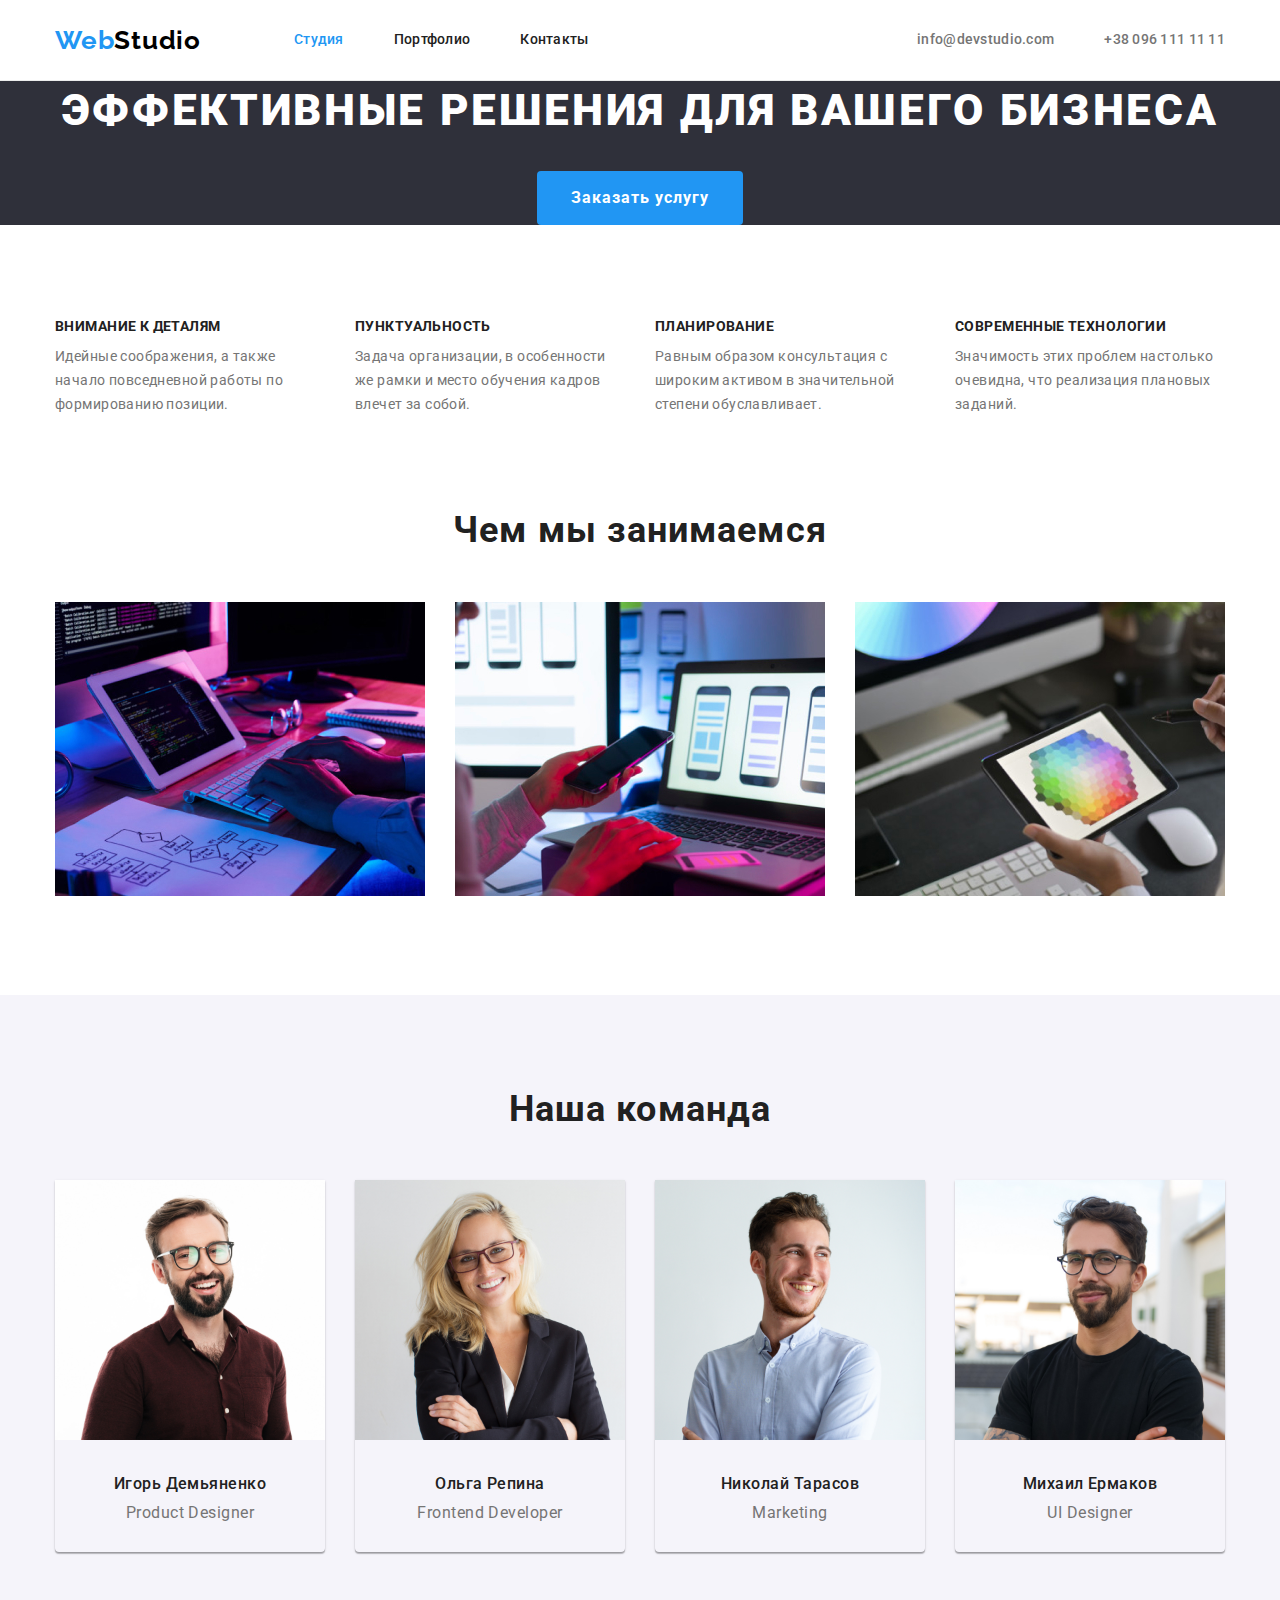
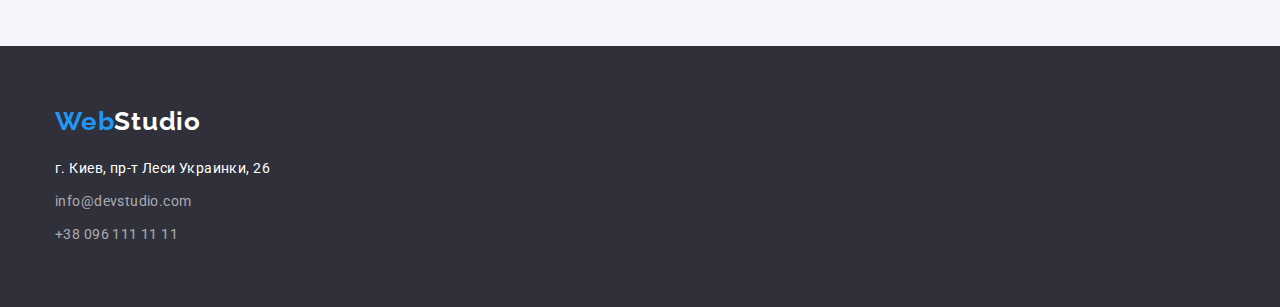
<file: index.html>
<!DOCTYPE html>
<html lang="ru">

<head>
    <meta charset="UTF-8">
    <meta name="viewport" content="width=device-width, initial-scale=1.0">
    <title>Студия</title>
    <link rel="stylesheet" href="https://cdnjs.cloudflare.com/ajax/libs/modern-normalize/1.0.0/modern-normalize.css">
    <link rel="preconnect" href="https://fonts.gstatic.com">
    <link
        href="https://fonts.googleapis.com/css2?family=Raleway:wght@700&family=Roboto:wght@400;500;700;900&display=swap"
        rel="stylesheet">
    <link rel="stylesheet" href="./css/styles.css">
</head>

<body>

    <!-- Шапка сайта -->
    <header>
        <div class="container header">
            <nav class="main-menu">
                <a href="./index.html" lang="en" class="logo"><span class="web">Web</span>Studio</a>

                <ul class="menu-list">
                    <li class="menu-items"><a href="./index.html" class="nav-list current">Студия</a></li>
                    <li class="menu-items"><a href="./portfolio.html" class="nav-list">Портфолио</a></li>
                    <li class="menu-items"><a href="" class="nav-list">Контакты</a></li>
                </ul>
            </nav>

            <ul class="contacts-list">
                <li class="contacts-items"><a href="mailto:info@devstudio.com" lang="en"
                        class="contacts">info@devstudio.com</a></li>
                <!-- Надо указывать атрибут lang для адреса почты? -->
                <li class="contacts-items"><a href="tel:+380961111111" class="contacts">+38 096 111 11 11</a></li>
            </ul>
        </div>
    </header>

    <main>
        <!-- Hero -->
        <section class="hero">
            <div class="container hero-content">
                <h1 class="hero-title">Эффективные решения для вашего бизнеса</h1>
                <button type="button" class="hero-button button">Заказать услугу</button>
            </div>
        </section>

        <!-- Преимущества компании -->
        <section class="features">
            <div class="container">
                <h2 class="visually-hidden">Особенности</h2>
                <ul class="benefits-list">
                    <li class="benefits-item">
                        <h3 class="benefits-title">Внимание к деталям</h3>
                        <p class="benefits-text">Идейные соображения, а также начало повседневной работы по формированию
                            позиции.</p>
                    </li>
                    <li class="benefits-item">
                        <h3 class="benefits-title">Пунктуальность</h3>
                        <p class="benefits-text">Задача организации, в особенности же рамки и место обучения кадров
                            влечет за собой.</p>
                    </li>
                    <li class="benefits-item">
                        <h3 class="benefits-title">Планирование</h3>
                        <p class="benefits-text">Равным образом консультация с широким активом в значительной степени
                            обуславливает.</p>
                    </li>
                    <li class="benefits-item">
                        <h3 class="benefits-title">Современные технологии</h3>
                        <p class="benefits-text">Значимость этих проблем настолько очевидна, что реализация плановых
                            заданий.</p>
                    </li>
                </ul>
            </div>
        </section>

        <!-- Возможности компании -->
        <section class="capabilities">
            <div class="container">
                <h2 class="work">Чем мы занимаемся</h2>
                <ul class="work-list">
                    <li class="work-item"><a href=""><img src="./images/img1.jpg" alt="Написание кода по блок-схеме."
                                width="370" height="294"></a></li>
                    <li class="work-item"><a href=""><img src="./images/img2.jpg" alt="Разработка ПО для смартфонов."
                                width="370" height="294"></a></li>
                    <li class="work-item"><a href=""><img src="./images/img3.jpg"
                                alt="Таблица цветов в графическом планшете." width="370" height="294"></a></li>
                </ul>
            </div>
        </section>

        <!-- Сотрудники -->
        <section class="team">
            <div class="container">
                <h2 class="team-title">Наша команда</h2>
                <ul class="employee-list">
                    <li class="employee-items">
                        <img src="./images/product_designer.jpg" alt="Мужчина с бородой, в бордовой рубашке, улыбается."
                            width="270" height="260" class="employee-image">
                        <h3 class="employee-name">Игорь Демьяненко</h3>
                        <p lang="en" class="employee-position">Product Designer</p>
                    </li>
                    <li class="employee-items">
                        <img src="./images/frontend_developer.jpg"
                            alt="Женщина со светлыми волосами, в черном пиджаке, улыбается." width="270" height="260"
                            class="employee-image">
                        <h3 class="employee-name">Ольга Репина</h3>
                        <p lang="en" class="employee-position">Frontend Developer</p>
                    </li>
                    <li class="employee-items">
                        <img src="./images/marketing.jpg" alt="Мужчина в голубой рубашке, улыбается, смотрит в сторону."
                            width="270" height="260" class="employee-image">
                        <h3 class="employee-name">Николай Тарасов</h3>
                        <p lang="en" class="employee-position">Marketing</p>
                    </li>
                    <li class="employee-items">
                        <img src="./images/ui_designer.jpg" alt="Мужчина в с бородой, в черной футболке и очках."
                            width="270" height="260" class="employee-image">
                        <h3 class="employee-name">Михаил Ермаков</h3>
                        <p lang="en" class="employee-position">UI Designer</p>
                    </li>
                </ul>
            </div>
        </section>
    </main>

    <!-- Футер -->
    <footer class="footer-section">
        <div class="container">
            <a href="./index.html" lang="en" class="logo footer"><span class="web">Web</span><span
                    class="studio">Studio</span></a>
            <address>
                г. Киев, пр-т Леси Украинки, 26
            </address>
            <a href="mailto:info@devstudio.com" lang="en" class="contacts-footer">info@devstudio.com</a>
            <a href="tel:+380961111111" class="contacts-footer">+38 096 111 11 11</a>
        </div>
    </footer>
</body>

</html>
</file>
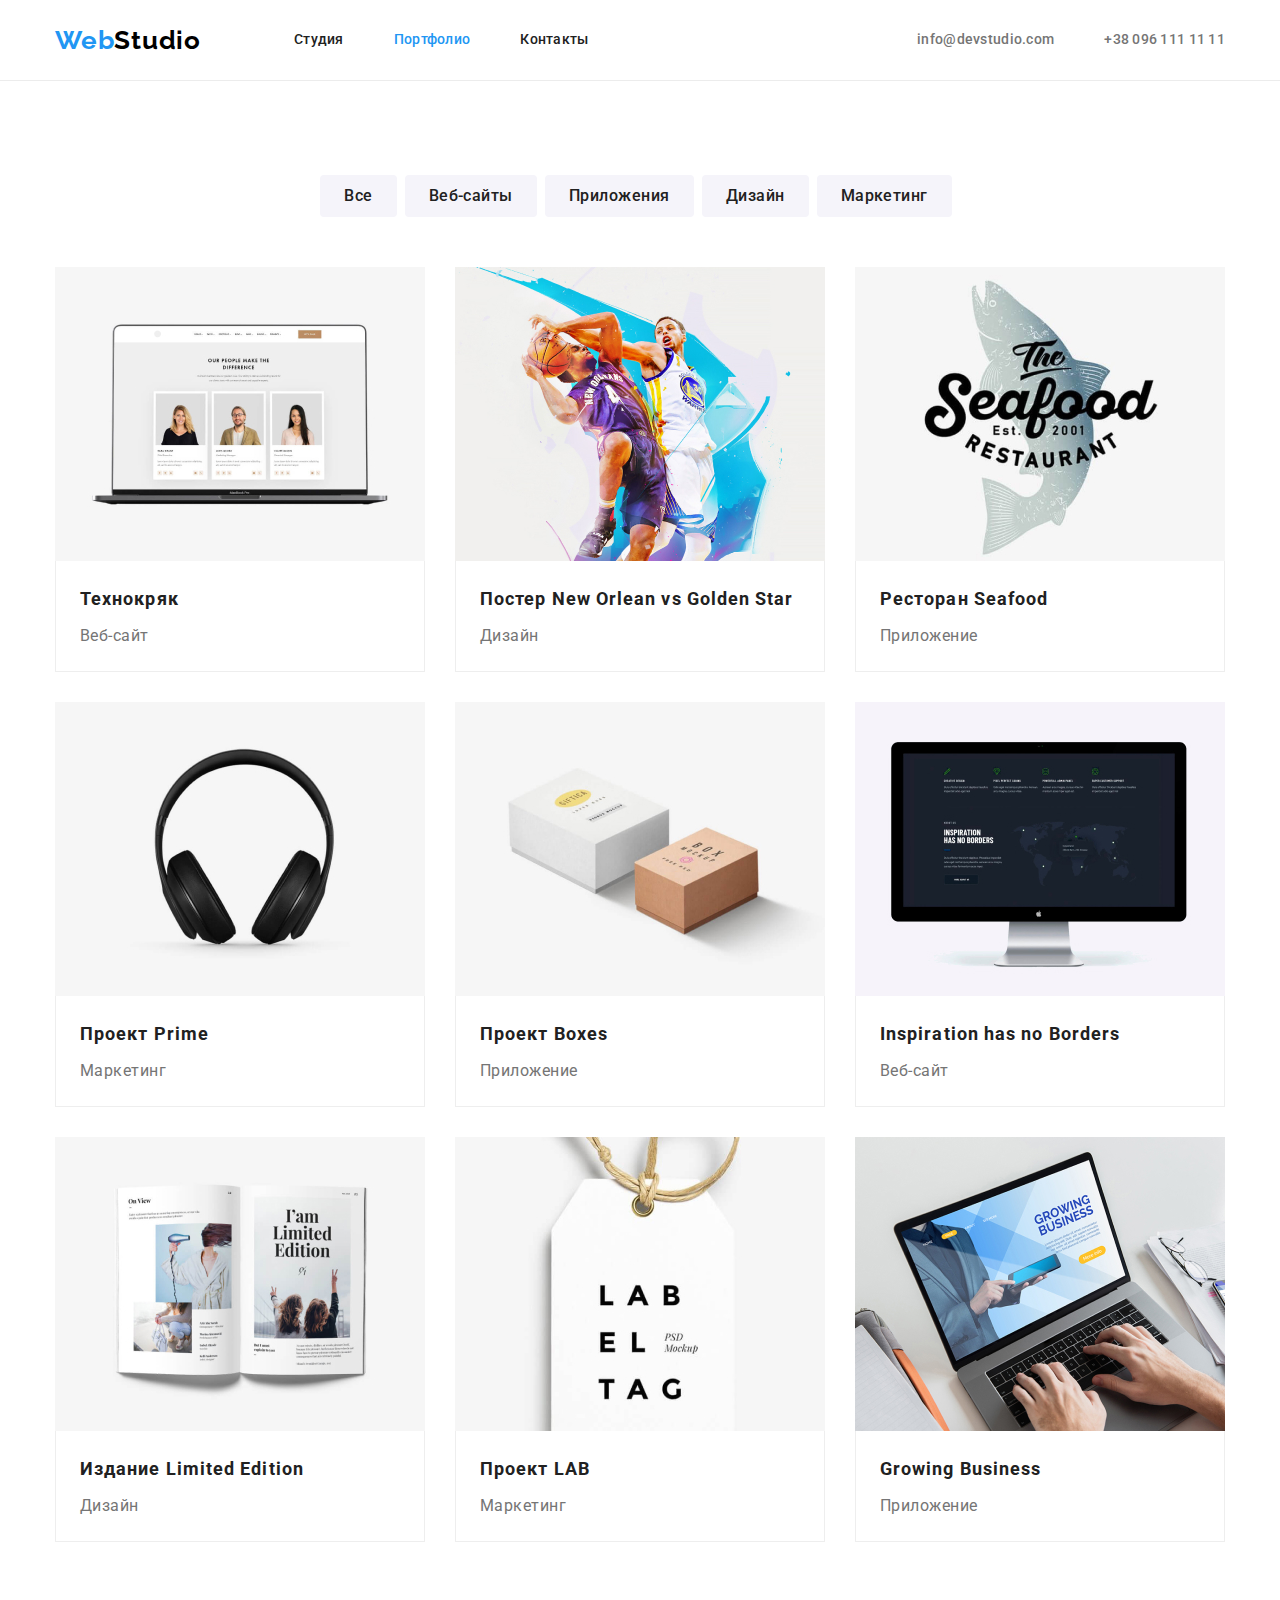
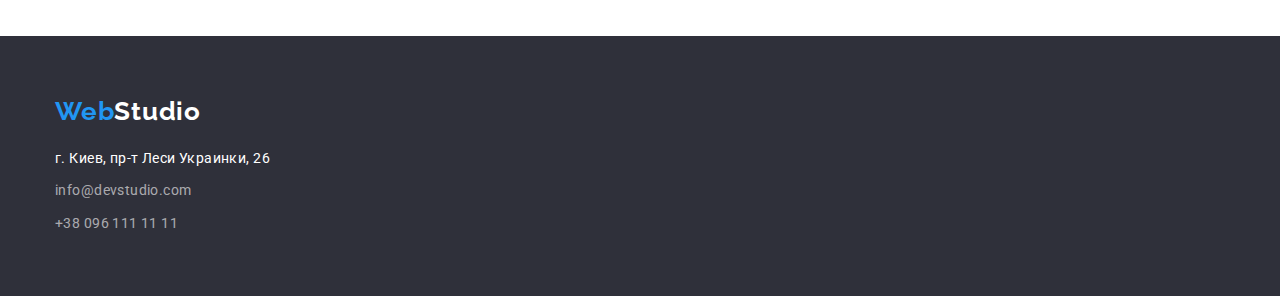
<file: portfolio.html>
<!DOCTYPE html>
<html lang="ru">

<head>
    <meta charset="UTF-8">
    <meta name="viewport" content="width=device-width, initial-scale=1.0">
    <title>Портфолио</title>
    <link rel="stylesheet" href="https://cdnjs.cloudflare.com/ajax/libs/modern-normalize/1.0.0/modern-normalize.css">
    <link rel="preconnect" href="https://fonts.gstatic.com">
    <link
        href="https://fonts.googleapis.com/css2?family=Raleway:wght@700&family=Roboto:wght@400;500;700;900&display=swap"
        rel="stylesheet">
    <link rel="stylesheet" href="./css/styles.css">
</head>

<body>

    <!-- Шапка сайта -->
    <header>
        <div class="container header">
            <nav class="main-menu">
                <a href="./index.html" lang="en" class="logo"><span class="web">Web</span>Studio</a>

                <ul class="menu-list">
                    <li class="menu-items"><a href="./index.html" class="nav-list">Студия</a></li>
                    <li class="menu-items"><a href="./portfolio.html" class="nav-list current">Портфолио</a></li>
                    <li class="menu-items"><a href="" class="nav-list">Контакты</a></li>
                </ul>
            </nav>

            <ul class="contacts-list">
                <li class="contacts-items"><a href="mailto:info@devstudio.com" lang="en"
                        class="contacts">info@devstudio.com</a></li>
                <!-- Надо указывать атрибут lang для адреса почты? -->
                <li class="contacts-items"><a href="tel:+380961111111" class="contacts">+38 096 111 11 11</a></li>
            </ul>
        </div>
    </header>

    <main>

        <!-- Работы студии по категориям -->
        <section class="projects">
            <div class="container">
                <h1 class="visually-hidden">Работы студии</h1>
                <ul class="category">
                    <li><button type="button" class="category-button button">Все</button></li>
                    <li><button type="button" class="category-button button">Веб-сайты</button></li>
                    <li><button type="button" class="category-button button">Приложения</button></li>
                    <li><button type="button" class="category-button button">Дизайн</button></li>
                    <li><button type="button" class="category-button button">Маркетинг</button></li>
                </ul>
                <ul class="projects-list">
                    <li class="projects-items">
                        <img src="./images/portfolio1.jpg" alt="Раскрытый ноутбук. На экране карточки людей."
                            width="370" height="294" class="project-image">
                        <div class="project-description">
                            <h2 class="category-project">Технокряк</h2>
                            <p class="category-name">Веб-сайт</p>
                        </div>
                    </li>
                    <li class="projects-items">
                        <img src="./images/portfolio2.jpg"
                            alt="Два баскетболиста. Один в фиолетовой форме, другой в белой." width="370" height="294"
                            class="project-image">
                        <div class="project-description">
                            <h2 class="category-project">Постер <span lang="en">New Orlean vs Golden Star</span></h2>
                            <p class="category-name">Дизайн</p>
                        </div>
                    </li>
                    <li class="projects-items">
                        <img src="./images/portfolio3.jpg" alt="Логотип с рыбой и текстом черного цвета." width="370"
                            height="294" class="project-image">
                        <div class="project-description">
                            <h2 class="category-project">Ресторан <span lang="en">Seafood</span></h2>
                            <p class="category-name">Приложение</p>
                        </div>
                    </li>
                    <li class="projects-items">
                        <img src="./images/portfolio4.jpg" alt="Наушники черного цвета." width="370" height="294"
                            class="project-image">
                        <div class="project-description">
                            <h2 class="category-project">Проект <span lang="en">Prime</span></h2>
                            <p class="category-name">Маркетинг</p>
                        </div>
                    </li>
                    <li class="projects-items">
                        <img src="./images/portfolio5.jpg"
                            alt="Две коробки. Одна больше, белого цвета. Другая меньше, коричневого цвета." width="370"
                            height="294" class="project-image">
                        <div class="project-description">
                            <h2 class="category-project">Проект <span lang="en">Boxes</span></h2>
                            <p class="category-name">Приложение</p>
                        </div>
                    </li>
                    <li class="projects-items">
                        <img src="./images/portfolio6.jpg" alt="Компьютер-моноблок Аймак." width="370" height="294"
                            class="project-image">
                        <div class="project-description">
                            <h2 lang="en" class="category-project">Inspiration has no Borders</h2>
                            <p class="category-name">Веб-сайт</p>
                        </div>
                    </li>
                    <li class="projects-items">
                        <img src="./images/portfolio7.jpg" alt="Раскрытый журнал с фотографиями." width="370"
                            height="294" class="project-image">
                        <div class="project-description">
                            <h2 class="category-project">Издание <span lang="en">Limited Edition</span></h2>
                            <p class="category-name">Дизайн</p>
                        </div>
                    </li>
                    <li class="projects-items">
                        <img src="./images/portfolio8.jpg" alt="Фирмення бирка." width="370" height="294"
                            class="project-image">
                        <div class="project-description">
                            <h2 class="category-project">Проект <span lang="en">LAB</span></h2>
                            <p class="category-name">Маркетинг</p>
                        </div>
                    </li>
                    <li class="projects-items">
                        <img src="./images/portfolio9.jpg" alt="Реклама бизнеса в раскрытом ноутбуке." width="370"
                            height="294" class="project-image">
                        <div class="project-description">
                            <h2 lang="en" class="category-project">Growing Business</h2>
                            <p class="category-name">Приложение</p>
                        </div>
                    </li>
                </ul>
            </div>
        </section>
    </main>

    <!-- Футер -->
    <footer class="footer-section">
        <div class="container">
            <a href="./index.html" lang="en" class="logo footer"><span class="web">Web</span><span
                    class="studio">Studio</span></a>
            <address>
                г. Киев, пр-т Леси Украинки, 26
            </address>
            <a href="mailto:info@devstudio.com" lang="en" class="contacts-footer">info@devstudio.com</a>
            <a href="tel:+380961111111" class="contacts-footer">+38 096 111 11 11</a>
        </div>
    </footer>
</body>

</html>
</file>
<file: css/styles.css>
/*
акцент #2196F3;
цвет заголовков #212121;
цвет текста #757575;
текст белый #FFFFFF;
*/

:root {
  --accent-color: #2196f3;
  --white-color: #ffffff;
  --text-color: #757575;
  --heading-color: #212121;
  --light-background-color: #f5f4fa;
  --dark-background-color: #2f303a;
}

h1,
h2,
h3,
h4,
h5,
h6,
p,
ul {
  margin-top: 0;
  margin-bottom: 0;
  padding: 0px;
}

body {
  background-color: var(--white-color);
  font-family: "Roboto", sans-serif;
}

a {
  text-decoration: none;
}

h2 {
  font-weight: 700;
  font-size: 36px;
  line-height: 1.16;
  text-align: center;
  letter-spacing: 0.03em;
  color: var(--heading-color);
}

li {
  list-style: none;
}

.container {
  width: 1200px;
  padding-left: 15px;
  padding-right: 15px;
  margin-left: auto;
  margin-right: auto;
}

/* Шапка сайта */

.header {
  display: flex;
  align-items: center;
}

.logo {
  margin-right: 93px;

  font-family: "Raleway", sans-serif;
  font-weight: 700;
  font-size: 26px;
  line-height: 1.19;
  letter-spacing: 0.03em;
  color: #000000;
}

.logo .web {
  color: var(--accent-color);
}

.main-menu {
  display: flex;
  align-items: center;
}

.menu-list {
  display: flex;
}

.menu-items {
  margin-right: 50px;
}

.menu-items:last-child {
  margin-right: 0;
}

.nav-list {
  display: block;
  padding-top: 32px;
  padding-bottom: 32px;

  font-weight: 500;
  font-size: 14px;
  line-height: 1.14;
  letter-spacing: 0.02em;
  color: var(--heading-color);
}

.nav-list:hover,
.nav-list:focus {
  color: var(--accent-color);
}

.nav-list.current {
  color: var(--accent-color);
}

.contacts-list {
  display: flex;
  margin-left: auto;
}

.contacts-items {
  margin-right: 50px;
}

.contacts-items:last-child {
  margin-right: 0;
}

.contacts {
  display: block;
  padding-top: 32px;
  padding-bottom: 32px;

  font-weight: 500;
  font-size: 14px;
  line-height: 1.14;
  letter-spacing: 0.02em;
  color: var(--text-color);
}

.contacts:hover,
.contacts:focus {
  color: var(--accent-color);
}

/* Страница Студия */

/* Hero */

.hero {
  background-color: var(--dark-background-color);
  border-top: 1px solid #ececec;
}

.hero-content {
  text-align: center;
}

.hero-title {
  margin-bottom: 30px;

  font-weight: 900;
  font-size: 44px;
  line-height: 1.36;
  letter-spacing: 0.06em;
  text-transform: uppercase;
  color: var(--white-color);
}

.hero-button {
  padding: 10px 32px;
  font-weight: 700;
  line-height: 1.87;
  letter-spacing: 0.06em;
  color: var(--white-color);

  background-color: var(--accent-color);
}

.button {
  font-family: inherit;
  font-size: 16px;
  cursor: pointer;
  border-radius: 4px;
  border-color: transparent;
}

/* Преимущества компании */

.features {
  padding-top: 94px;
  padding-bottom: 94px;
}
.visually-hidden {
  position: absolute;
  clip: rect(0 0 0 0);
  width: 1px;
  height: 1px;
  margin: 1px;
}

.benefits-list {
  display: flex;
}

.benefits-item {
  width: 270px;
  margin-right: 30px;
}

.benefits-item:last-child {
  margin-right: 0;
}

.benefits-title {
  margin-bottom: 10px;

  font-weight: 700;
  font-size: 14px;
  line-height: 1.14;
  letter-spacing: 0.03em;
  text-transform: uppercase;
  color: var(--heading-color);
}

.benefits-text {
  font-size: 14px;
  line-height: 1.71;
  letter-spacing: 0.03em;
  color: var(--text-color);
}

/* Возможности компании */

.capabilities {
  padding-bottom: 94px;
}
.work {
  margin-bottom: 50px;
}

.work-list {
  display: flex;
}

.work-item {
  margin-right: 30px;
}

.work-item:last-child {
  margin-right: 0;
}

/* Сотрудники */

.team {
  padding-top: 94px;
  padding-bottom: 94px;
  background-color: var(--light-background-color);
}

.team-title {
  margin-bottom: 50px;
}

.employee-list {
  display: flex;
}

.employee-items {
  margin-right: 30px;
  box-shadow: 0px 1px 3px rgba(0, 0, 0, 0.12), 0px 1px 1px rgba(0, 0, 0, 0.14),
    0px 2px 1px rgba(0, 0, 0, 0.2);
  border-radius: 0px 0px 4px 4px;
}

.employee-items:last-child {
  margin-right: 0;
}

.employee-image {
  margin-bottom: 30px;
}

.employee-name {
  margin-bottom: 10px;

  font-weight: 500;
  font-size: 16px;
  line-height: 1.18;
  text-align: center;
  letter-spacing: 0.03em;
  color: var(--heading-color);
}

.employee-position {
  margin-bottom: 30px;

  font-size: 16px;
  line-height: 1.18;
  text-align: center;
  letter-spacing: 0.03em;
  color: var(--text-color);
}

/* Страница Портфолио */

.projects {
  padding-top: 94px;
  padding-bottom: 94px;
  border-top: 1px solid #ececec;
}
.category {
  display: flex;
  justify-content: center;
  margin-bottom: 50px;
}

.category-button {
  margin-right: 8px;
  padding: 6px 22px;
  font-family: inherit;
  font-weight: 500;
  font-size: 16px;
  line-height: 1.62;
  text-align: center;
  letter-spacing: 0.03em;
  color: var(--heading-color);
  cursor: pointer;

  background-color: var(--light-background-color);
  border-radius: 4px;
}

.category-button:hover,
.category-button:focus {
  color: var(--white-color);
  background-color: var(--accent-color);
}

.projects-list {
  display: flex;
  flex-wrap: wrap;
  flex-basis: calc(100% / 3-30px);
}

.projects-items {
  margin-right: 30px;
  margin-bottom: 30px;
}

.projects-items:nth-child(3n + 3) {
  margin-right: 0px;
}

.projects-items:nth-last-child(-n + 3) {
  margin-bottom: 0;
}

.project-description {
  padding: 20px 24px;
  border-left: 1px solid #eeeeee;
  border-right: 1px solid #eeeeee;
  border-bottom: 1px solid #eeeeee;
}

.project-image {
  display: block;
}

.category-project {
  margin-bottom: 4px;
  font-weight: 700;
  font-size: 18px;
  line-height: 2;
  letter-spacing: 0.06em;
  text-align: left;
  color: var(--heading-color);
}

.category-name {
  font-size: 16px;
  line-height: 1.87;
  letter-spacing: 0.03em;
  text-align: left;
  color: var(--text-color);
}

/* Футер */

footer {
  background-color: var(--dark-background-color);
}

.footer-section {
  padding-top: 60px;
  padding-bottom: 60px;
}

.logo.footer {
  display: block;
  margin-bottom: 20px;
  margin-right: 0;
}

.studio {
  color: var(--white-color);
}

address,
.contacts-footer {
  margin-bottom: 9px;
  font-style: normal;
  font-size: 14px;
  line-height: 1.71;
  letter-spacing: 0.03em;
  color: var(--white-color);
}

.contacts-footer:last-child {
  margin-bottom: 0;
}

.contacts-footer {
  display: block;

  color: rgba(255, 255, 255, 0.6);
}

.contacts-footer:last-child {
  margin-bottom: 0px;
}
</file>
